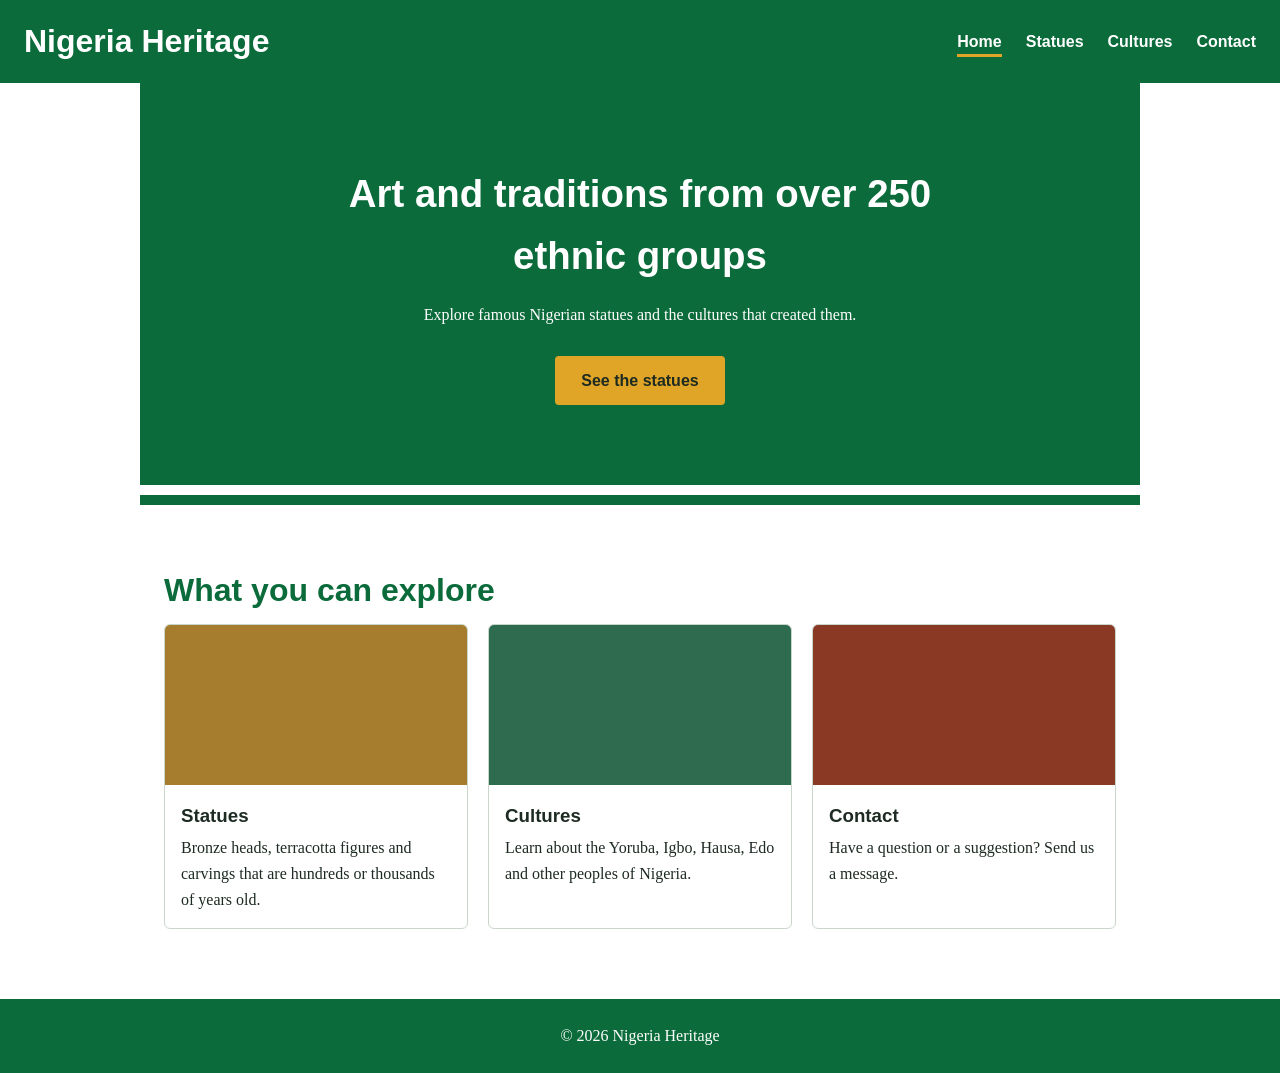
<file: index.html>
<!DOCTYPE html>
<html lang="en">
<head>
  <meta charset="UTF-8">
  <meta name="viewport" content="width=device-width, initial-scale=1.0">
  <title>Nigeria Heritage: Home</title>
  <link rel="stylesheet" href="style.css">
</head>
<body>

  <header>
    <h1>Nigeria Heritage</h1>
    <nav>
      <a href="index.html" class="active">Home</a>
      <a href="statues.html">Statues</a>
      <a href="culture.html">Cultures</a>
      <a href="contact.html">Contact</a>
    </nav>
  </header>

  <section class="hero">
    <h2>Art and traditions from over 250 ethnic groups</h2>
    <p>Explore famous Nigerian statues and the cultures that created them.</p>
    <a class="button" href="statues.html">See the statues</a>
  </section>

  <section>
    <h2>What you can explore</h2>
    <div class="cards">
      <a class="card link-card" href="statues.html">
        <div class="card-color" style="background:#a67c2e"></div>
        <div class="card-body">
          <h3>Statues</h3>
          <p>Bronze heads, terracotta figures and carvings that are hundreds or thousands of years old.</p>
        </div>
      </a>
      <a class="card link-card" href="culture.html">
        <div class="card-color" style="background:#2f6b4f"></div>
        <div class="card-body">
          <h3>Cultures</h3>
          <p>Learn about the Yoruba, Igbo, Hausa, Edo and other peoples of Nigeria.</p>
        </div>
      </a>
      <a class="card link-card" href="contact.html">
        <div class="card-color" style="background:#8a3a24"></div>
        <div class="card-body">
          <h3>Contact</h3>
          <p>Have a question or a suggestion? Send us a message.</p>
        </div>
      </a>
    </div>
  </section>

  <footer>
    <p>© <span id="year"></span> Nigeria Heritage</p>
  </footer>

  <script src="script.js"></script>
</body>
</html>
</file>
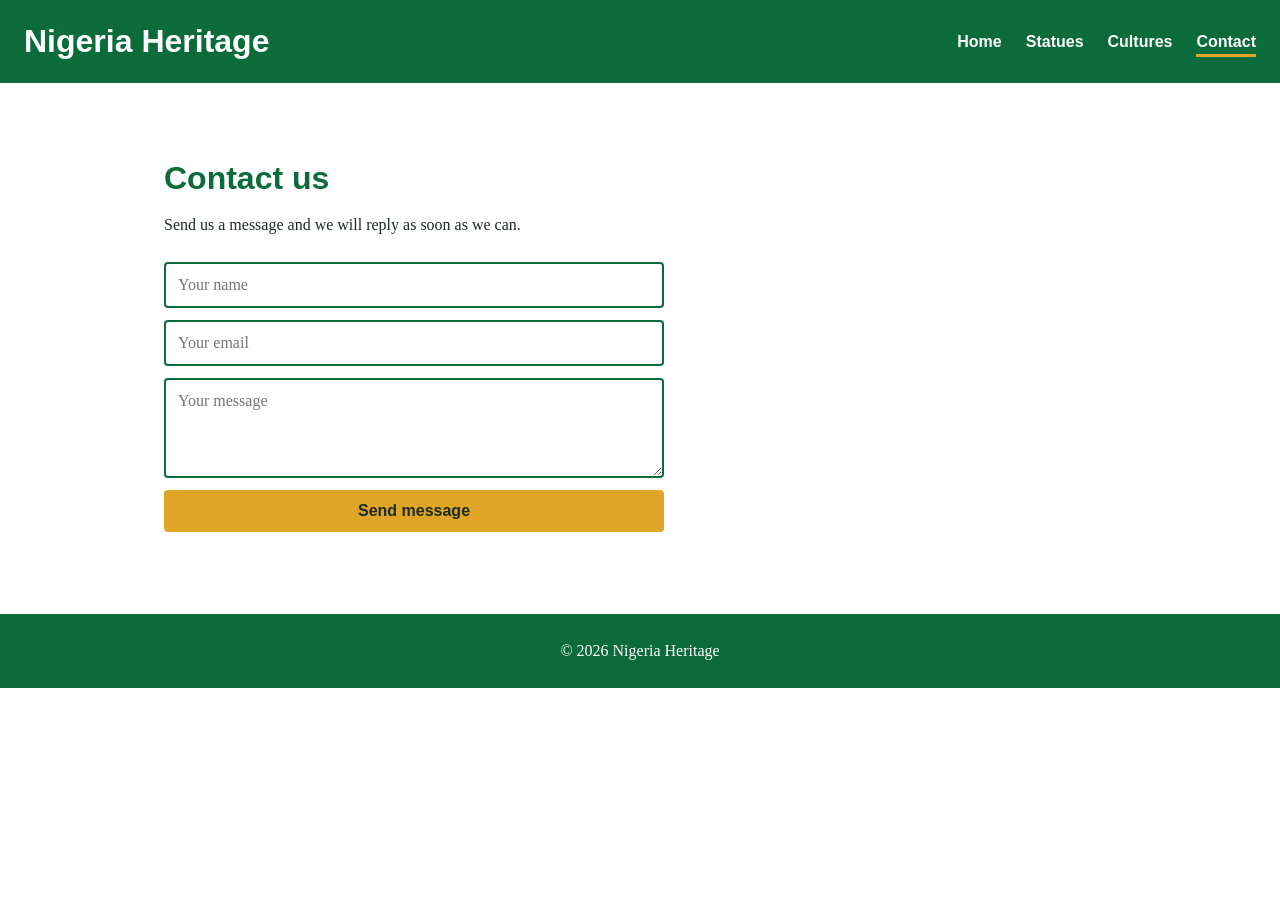
<file: contact.html>
<!DOCTYPE html>
<html lang="en">
<head>
  <meta charset="UTF-8">
  <meta name="viewport" content="width=device-width, initial-scale=1.0">
  <title>Nigeria Heritage: Contact</title>
  <link rel="stylesheet" href="style.css">
</head>
<body>

  <header>
    <h1>Nigeria Heritage</h1>
    <nav>
      <a href="index.html">Home</a>
      <a href="statues.html">Statues</a>
      <a href="culture.html">Cultures</a>
      <a href="contact.html" class="active">Contact</a>
    </nav>
  </header>

  <section>
    <h2>Contact us</h2>
    <p class="intro">Send us a message and we will reply as soon as we can.</p>
    <form id="contact-form">
      <input type="text" id="name" placeholder="Your name">
      <input type="email" id="email" placeholder="Your email">
      <textarea id="message" rows="4" placeholder="Your message"></textarea>
      <button type="submit" class="button">Send message</button>
    </form>
    <p id="form-message"></p>
  </section>

  <footer>
    <p>© <span id="year"></span> Nigeria Heritage</p>
  </footer>

  <script src="script.js"></script>
</body>
</html>
</file>
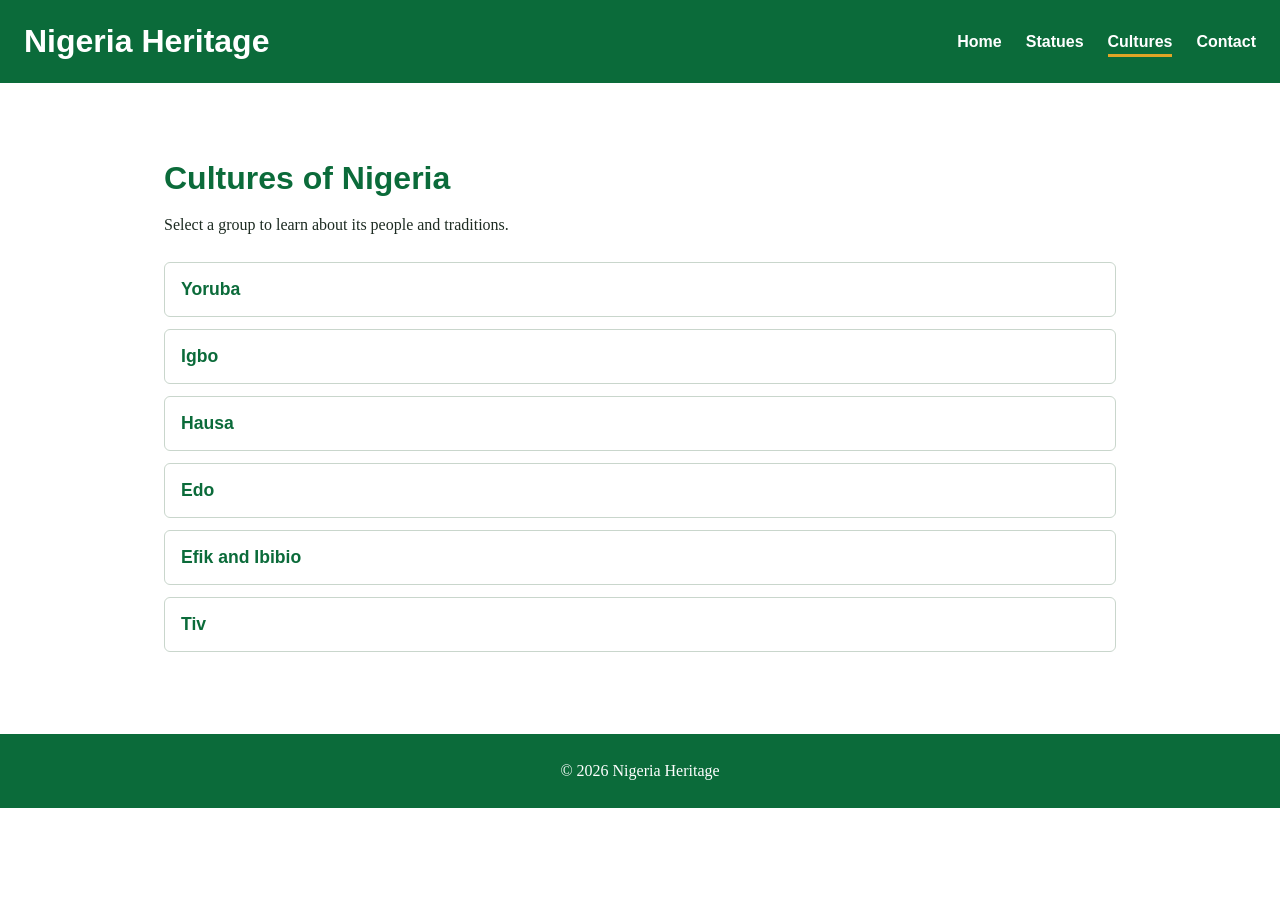
<file: culture.html>
<!DOCTYPE html>
<html lang="en">
<head>
  <meta charset="UTF-8">
  <meta name="viewport" content="width=device-width, initial-scale=1.0">
  <title>Nigeria Heritage: Cultures</title>
  <link rel="stylesheet" href="style.css">
</head>
<body>

  <header>
    <h1>Nigeria Heritage</h1>
    <nav>
      <a href="index.html">Home</a>
      <a href="statues.html">Statues</a>
      <a href="culture.html" class="active">Cultures</a>
      <a href="contact.html">Contact</a>
    </nav>
  </header>

  <section>
    <h2>Cultures of Nigeria</h2>
    <p class="intro">Select a group to learn about its people and traditions.</p>
    <div id="culture-list"></div>
  </section>

  <footer>
    <p>© <span id="year"></span> Nigeria Heritage</p>
  </footer>

  <script src="script.js"></script>
</body>
</html>
</file>
<file: style.css>
/* ---------- Basics ---------- */
* {
  box-sizing: border-box;
  margin: 0;
  padding: 0;
}

body {
  font-family: Georgia, "Times New Roman", serif;
  line-height: 1.6;
  color: #1d2b22;
  background: #ffffff;
}

h1, h2, h3, nav a, .button {
  font-family: Arial, Helvetica, sans-serif;
}

/* ---------- Header ---------- */
header {
  background: #0b6b3a;
  color: #ffffff;
  padding: 16px 24px;
  display: flex;
  justify-content: space-between;
  align-items: center;
  flex-wrap: wrap;
  gap: 10px;
  position: sticky;
  top: 0;
  z-index: 5;
}

nav a {
  color: #ffffff;
  text-decoration: none;
  margin-left: 20px;
  font-weight: bold;
  padding-bottom: 4px;
}

nav a:hover {
  text-decoration: underline;
}

/* Highlights the page you are on */
nav a.active {
  border-bottom: 3px solid #e0a526;
}

/* ---------- Hero (home page) ---------- */
.hero {
  background: #0b6b3a;
  color: #ffffff;
  text-align: center;
  padding: 80px 24px;
  border-bottom: 10px solid #ffffff;
  box-shadow: 0 10px 0 #0b6b3a;
}

.hero h2 {
  font-size: 2.4rem;
  max-width: 650px;
  margin: 0 auto 16px;
  color: #ffffff;
}

.hero p {
  max-width: 520px;
  margin: 0 auto 28px;
}

.button {
  display: inline-block;
  background: #e0a526;
  color: #1d2b22;
  padding: 12px 26px;
  border: none;
  border-radius: 4px;
  font-weight: bold;
  font-size: 1rem;
  text-decoration: none;
  cursor: pointer;
}

.button:hover {
  background: #f0b73a;
}

/* ---------- Sections ---------- */
section {
  padding: 70px 24px;
  max-width: 1000px;
  margin: 0 auto;
}

section h2 {
  font-size: 2rem;
  margin-bottom: 8px;
  color: #0b6b3a;
}

.intro {
  margin-bottom: 24px;
}

/* ---------- Cards ---------- */
#search {
  width: 100%;
  max-width: 360px;
  padding: 10px;
  font-size: 1rem;
  margin-bottom: 24px;
  border: 2px solid #0b6b3a;
  border-radius: 4px;
}

.cards {
  display: grid;
  grid-template-columns: repeat(auto-fill, minmax(260px, 1fr));
  gap: 20px;
}

.card {
  background: #ffffff;
  border: 1px solid #c9d6cc;
  border-radius: 6px;
  overflow: hidden;
  cursor: pointer;
}

.card:hover {
  border-color: #0b6b3a;
}

.link-card {
  display: block;
  color: inherit;
  text-decoration: none;
}

.card-color {
  height: 160px;
  overflow: hidden;
}

/* Picture inside the card (falls back to the colour if missing) */
.card-img {
  width: 100%;
  height: 100%;
  object-fit: cover;
  display: block;
}

.card-body {
  padding: 16px;
}

.card-body h3 {
  margin-bottom: 4px;
}

.card-body small {
  color: #5a6b60;
}

.card-details {
  display: none;
  margin-top: 10px;
}

.card.open .card-details {
  display: block;
}

/* ---------- Culture accordion ---------- */
.culture {
  background: #ffffff;
  border: 1px solid #c9d6cc;
  border-radius: 6px;
  margin-bottom: 12px;
}

.culture-title {
  width: 100%;
  text-align: left;
  background: none;
  border: none;
  padding: 16px;
  font-family: Arial, Helvetica, sans-serif;
  font-size: 1.1rem;
  font-weight: bold;
  color: #0b6b3a;
  cursor: pointer;
}

.culture-text {
  display: none;
  padding: 0 16px 16px;
}

.culture.open .culture-text {
  display: block;
}

/* ---------- Contact form ---------- */
form {
  display: flex;
  flex-direction: column;
  gap: 12px;
  max-width: 500px;
}

form input,
form textarea {
  padding: 12px;
  font-size: 1rem;
  font-family: inherit;
  border: 2px solid #0b6b3a;
  border-radius: 4px;
}

#form-message {
  margin-top: 12px;
  font-weight: bold;
}

/* ---------- Footer ---------- */
footer {
  background: #0b6b3a;
  color: #ffffff;
  text-align: center;
  padding: 24px;
}

/* ---------- Small screens ---------- */
@media (max-width: 600px) {
  .hero h2 {
    font-size: 1.8rem;
  }
  nav a {
    margin: 0 12px 0 0;
  }
}
</file>
